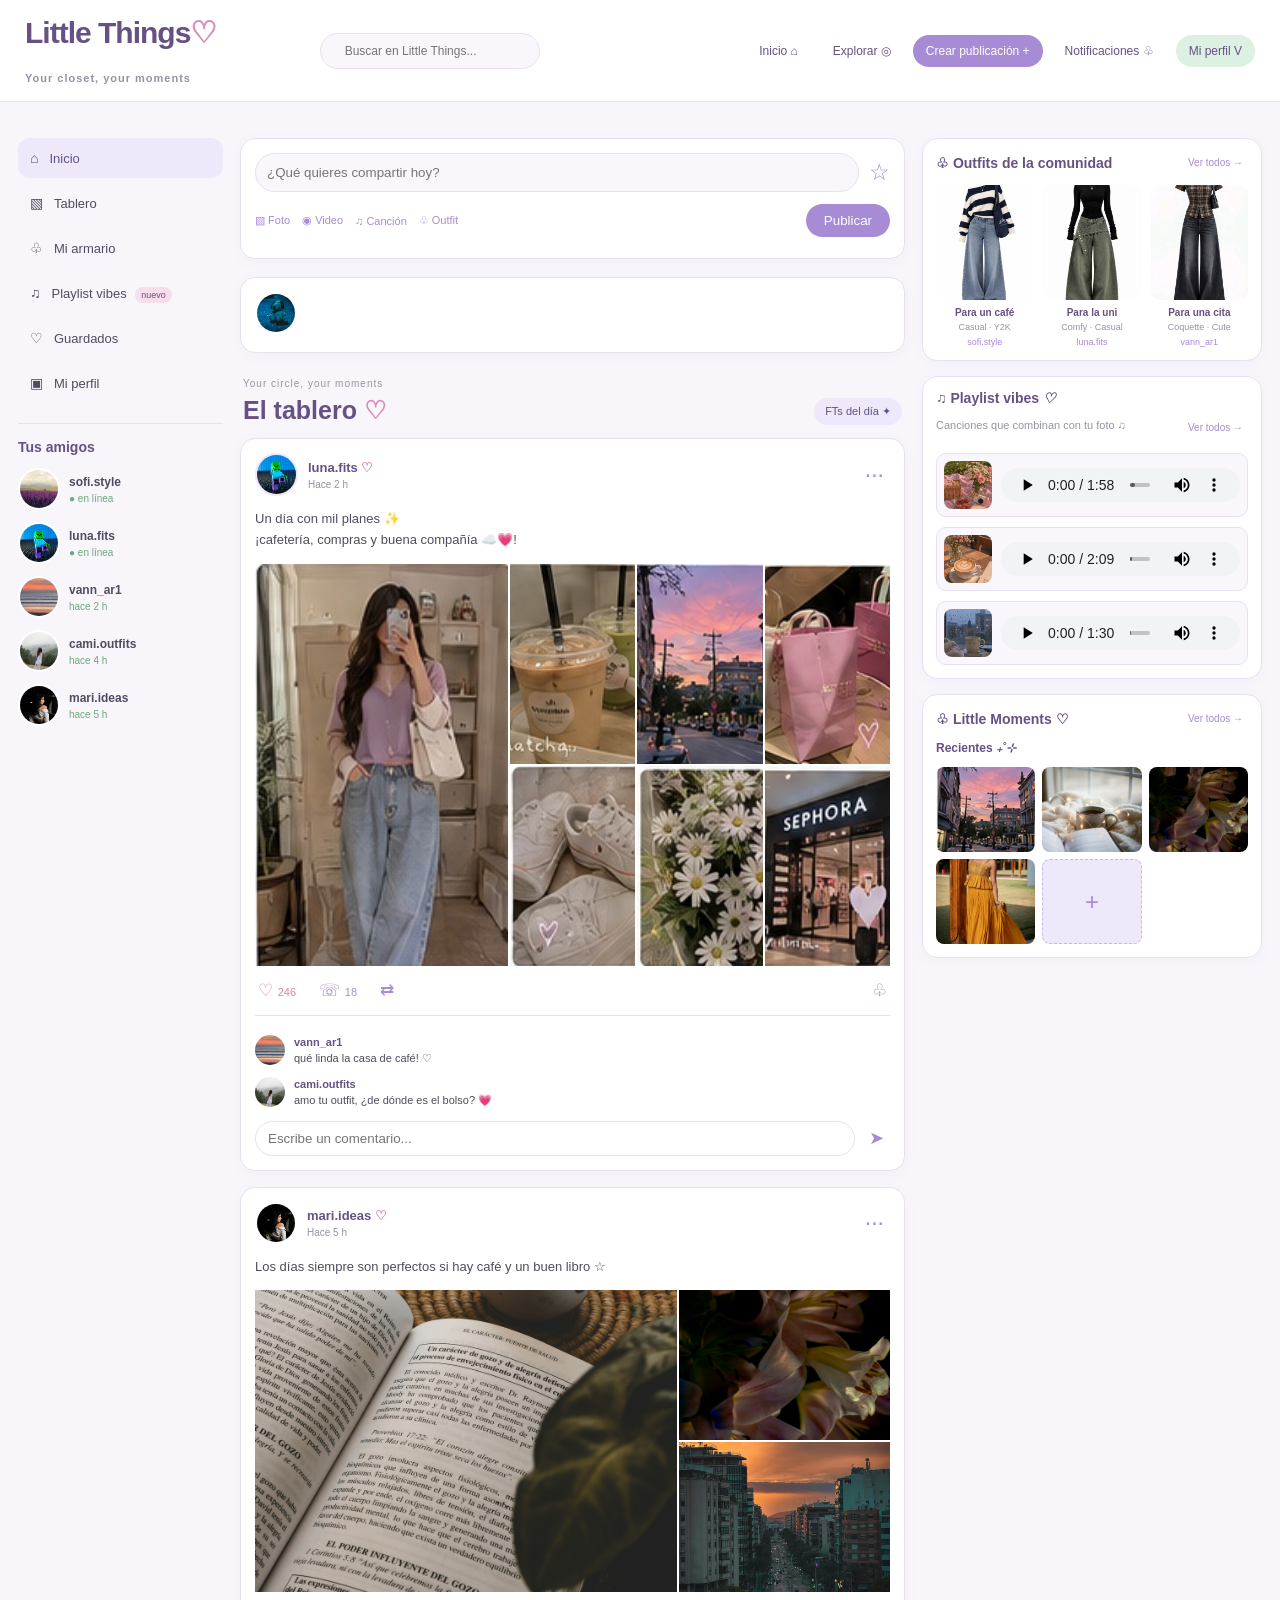
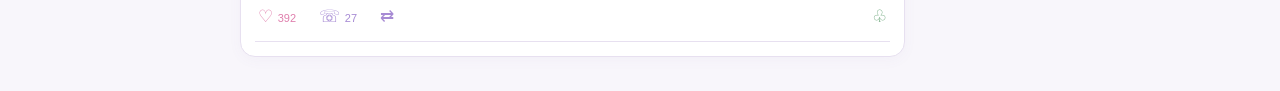
<file: index.html>
<!DOCTYPE html>
<html lang="es">
<head>
    <title>Little Things</title>
    <meta charset="UTF-8">
    <!-- Se conecta el css con el html -->
    <link rel="stylesheet" href="Css/styles.css">
    <!-- Se conecta el js. El defer hace que cargue cuando el html ya existe -->
    <script src="Js/script.js" defer></script>
 </head>
 <body>
   <!-- encabezado de arriba: logo, buscador y botones -->
   <header class="titulo">
       <!-- el logo. Si lo tocan vuelve al inicio (eso lo hace el js) -->
       <a class="marca" href="#" id="inicio">
          <strong>Little Things<span>♡</span></strong>
          <br>
           <b><small>Your closet, your moments</small></b>
       </a>
       <!-- barra de búsqueda. Filtra publicaciones, outfits y canciones mientras escriben -->
       <label class="buscador"><span></span>
             <input type="search" placeholder="Buscar en Little Things...">
           </label>
          <br>
         <!-- botones de arriba a la derecha (Inicio, Explorar, Crear, Notificaciones, Mi perfil) -->
         <div class="acciones-iniciales">
           <button> Inicio ⌂</button>
           <button> Explorar ◎</button>
           <!-- botón para crear una publicación -->
           <button class="agregar" data-focus-publicación> Crear publicación +</button>
           <button>Notificaciones ♧</button>
           <!-- botón que lleva a mi perfil -->
           <button class="botón-perfil">Mi perfil V</button>
         </div>
 </header>
    <br>
     <!-- caja grande que tiene todo: menú de la izquierda, centro, columna derecha y las páginas. Se cierra al final, antes del body -->
     <div class="opciones">
    <!-- Menú lateral -->
    <!-- columna de la izquierda (menú y amigos) -->
    <aside class="sidebar">
      <!-- botones del menú. Cada uno tiene un data-section con el id de la sección a la que va -->
      <nav class="Menú principal">
        <!-- "active" es el botón que está seleccionado -->
        <button class="nav-link active" data-section="Inicio">⌂ <span>Inicio</span></button>
        <button class="nav-link" data-section="Tablero">▧ <span>Tablero</span></button>
        <button class="nav-link" data-section="Mi armario">♧ <span>Mi armario</span></button>
        <button class="nav-link" data-section="Playlist vibes">♫ <span>Playlist vibes <small>nuevo</small></span></button>
        <button class="nav-link" data-section="Guardados">♡ <span>Guardados</span></button>
        <button class="nav-link" data-section="Mi perfil">▣ <span>Mi perfil</span></button>
     </nav>
          <!-- lista de amigos. Si tocan uno se abre su perfil -->
          <section class="amigos">
            <h3>Tus amigos</h3>
            <p>
              <img src="img/perfil S.jpg" width="300px" class="avatar">
              <span>
                <b>sofi.style</b>
                <small>● en línea</small>
              </span>
            </p>
           <p>
            <img src="img/perfil L.jpg" width="300px" class="avatar">
            <span>
              <b>luna.fits</b>
              <small>● en línea</small>
            </span>
          </p>
           <p>
            <img src="img/perfil V.jpg" width="300px" class="avatar">
            <span>
              <b>vann_ar1</b>
              <small>hace 2 h</small>
            </span>
          </p>
           <p>
            <img src="img/perfil C.jpg" width="300px" class="avatar">
            <span>
              <b>cami.outfits</b>
              <small>hace 4 h</small>
            </span>
          </p>
           <p>
            <img src="img/perfil M.jpg" width="300px" class="avatar">
            <span>
              <b>mari.ideas</b>
              <small>hace 5 h</small>
            </span>
          </p>
      </section>
    </aside>

   <!-- el centro de la página, están las publicaciones (el "Inicio") -->
   <main class="feed">
      <!-- cuadro para crear una publicación nueva -->
      <section class="panel publicación" id="crear-publicacion">
         <div class="línea-publicación">
           <!-- Se escribe el texto de la publicación -->
           <input id="texto-publicación" type="text" placeholder="¿Qué quieres compartir hoy?"><span>☆</span></div>
           <!-- Foto, Video, Canción y Outfit; y el botón de publicar -->
           <div class="herramientas-publicación">
             <span>▧ Foto</span>
             <span>◉ Video</span>
             <span>♫ Canción</span>
             <span>♧ Outfit</span>
             <!-- este botón crea la publicación -->
             <button id="botón-publicar">Publicar</button>
            </div>
              <p id="mensaje" class="mensaje-formulario"></p>
      </section>
      <!-- cuadro con mi foto de perfil -->
      <div class="publicación">
          <img src="img/perfil.jpg" width="300px" alt="Perfil" class="avatar">
     </div>
      <!-- título "El tablero" -->
      <div class="título-sección">
         <div>
            <small>Your circle, your moments</small>
           <h1>El tablero <em>♡</em></h1>
         </div>
         <span class="fotos-día">FTs del día ✦</span>
    </div>
      <!-- una publicación completa -->
      <article class="publicación">
        <!-- parte de arriba de la publicación: foto, nombre y hora -->
        <header class="encabezado-publicación">
           <img src="img/perfil L.jpg" width="300px" class="foto-perfil">
            <div><b>luna.fits <em>♡</em></b>
              <small>Hace 2 h</small>
           </div>
           <!-- los tres puntitos (guardar, reportar, ocultar...) -->
           <button class="más-opciones">···</button>
       </header>
        <!-- texto de la publicación -->
        <p class="decripción">Un día con mil planes ✨<br>¡cafetería, compras y buena compañía ☁️💗!</p>
        <!-- Collage de fotos del día -->
     <!-- fotos de la publicación -->
     <div class="fotos">
         <img src="img/01_outfit_espejo.jpg" alt="Foto frente al espejo">
         <img src="img/02_matcha.jpg" alt="Bebida">
         <img src="img/03_calle_atardecer.jpg" alt="atardecer">
         <img src="img/04_bolso_rosa.jpg" alt="bolso rosa">
         <img src="img/05_tenis.jpg" alt="zapatos">
         <img src="img/06_flores.jpg" alt="flores">
         <img src="img/07_sephora.jpg" alt="tienda de maquillaje">
        </div>
        <!-- botones de abajo: like, comentarios, compartir y guardar -->
        <div class="interacción">
          <!-- botón de like. El número es el contador -->
          <button class="like">♡ <b>246</b></button>
          <button>☏ <b>18</b></button>
          <button>⇄</button>
          <!-- guardar la publicación (sale en la sección Guardados) -->
          <button class="favoritos">♧</button>
        </div>
         <!-- comentarios de la publicación y el cuadro para escribir uno nuevo -->
         <div class="comentarios">
          <p>
            <img src="img/perfil V.jpg" width="100px" class="avatar-pequeño">
            <span>
              <b>vann_ar1</b>
              <br>qué linda la casa de café! ♡
            </span>
          </p>
          <p>
            <img src="img/perfil C.jpg" width="100px" class="avatar-pequeño">
            <span>
              <b>cami.outfits</b>
              <br>amo tu outfit, ¿de dónde es el bolso? 💗
            </span>
          </p>
          <!-- formulario para comentar -->
          <form>
            <input placeholder="Escribe un comentario..." >
            <button>➤</button>
          </form>
        </div>
      </article>
       <!-- publicación de mari.ideas -->
       <article class="panel-publicación">
        <header class="encabezado-publicacion">
          <img src="img/perfil M.jpg" width="300px" class="avatar">
          <div>
            <b>mari.ideas <em>♡</em></b>
            <small>Hace 5 h</small>
          </div>
          <button class="más-opciones">···</button>
        </header>
        <p class="decripción">Los días siempre son perfectos si hay café y un buen libro ☆</p>
        <!-- 3 fotos de la publicación -->
        <div class="momentos">
          <img src="img/lectura.jpg" width="300px" height="300px" alt="Café y libro">
          <img src="img/lirios.jpg" width="300px" height="300px" alt="Flores">
          <img src="img/edificios_atardecer.jpg" width="300px" height="300px" alt="Atardecer">
        </div>
        <div class="publicación-acciones">
          <button class="like">♡ <b>392</b></button>
          <button>☏ <b>27</b></button>
          <button>⇄</button><button class="favoritos">♧</button>
        </div>
            </article>
    </main>
    <!-- columna de la derecha: outfits, playlist y momentos. Solo se ve en el Inicio -->
    <aside class="parte-derecha">
      <!-- panel de outfits de la comunidad -->
      <section class="tablero-derecho">
        <div class="título-tablero">
          <h2>♧ Outfits de la comunidad</h2>
          <!-- al tocarlo se muestran todos los outfits (si no, solo 3) -->
          <button class="botón de texto" data-section="Mi armario">Ver todos →</button>
        </div>
        <!-- aquí están todos los outfits -->
        <div class="outfits">
          <article>
            <img src="img/outfit café.jpg" width="300px" alt="Outfit para un café">
            <b>Para un café</b>
            <small>Casual · Y2K</small>
            <label>sofi.style</label>
          </article>
          <article>
            <img src="img/outifit uni.jpg" width="300px" alt="Outfit cómodo">
            <b>Para la uni</b>
            <small>Comfy · Casual</small>
            <label>luna.fits</label>
          </article>
          <article>
            <img src="img/outfit cita.jpg" width="300px" alt="Outfit coqueto">
            <b>Para una cita</b>
            <small>Coquette · Cute</small>
            <label>vann_ar1</label>
          </article>
          <article>
            <img src="img/outfit de noche.jpg" width="300px" alt="Outfit de noche">
            <b>Para la noche</b>
            <small>Edgy · Chic</small>
            <label>cami.outfits</label>
          </article>
            <article>
            <img src="img/outfit festival.jpg" width="300px" alt="Outfit casual">
            <b>Para un festival</b>
            <small>Y2K</small>
            <label>sofi.style</label>
          </article>
          <article>
          <img src="img/outfit museo.jpg" width="300px" alt="Outfit cómodo">
            <b>Para el museo</b>
            <small>Chic · Casual</small>
            <label>luna.fits</label>
          </article>
           <article>
            <img src="img/outfit formal.jpg" width="300px" alt="Outfit formal">
            <b>Para el trabajo</b>
            <small>old money · Formal</small>
            <label>vann_ar1</label>
          </article>
          <article>
            <img src="img/outfit playa.jpg" width="300px" alt="Outfit de playa">
            <b>Para la playa</b>
            <small> Comfy</small>
            <label>cami.outfits</label>
          </article>
          <article>
            <img src="img/outfit casual.jpg" width="300px" alt="Outfit para el cine">
            <b>Para el cine</b>
            <small>Y2K · Casual</small>
            <label>cami.outfits</label>
          </article>
        </div>
      </section>
      <!-- panel de la playlist -->
      <section class="tablero-derecho">
        <div class="título-tablero">
          <h2>♫ Playlist vibes <em>♡</em></h2>
         <p class="descripción">Canciones que combinan con tu foto ♫</p>
          <!-- al tocarlo se muestran todas las canciones (si no, solo 3) -->
          <button class="botón de texto" data-section="Playlist vibes">Ver todos →</button>
       </div>
        <!-- lista de canciones. Cada canción tiene su portada y su reproductor -->
        <div class="canciones">
        <div class="canción">
          <img src="img/happy-chill.jpg">
            <!-- reproductor de la canción. El "loop" la repite -->
            <audio controls loop>
              <source src="audios/delosound-happy-chill-462277.mp3" type="audio/mpeg">
            </audio>
       </div>
         <div class="canción">
          <img src="img/coffee-latte.jpg">
            <audio controls loop>
              <source src="audios/fassounds-coffee-latte-chill-lofi-background-music-349335.mp3" type="audio/mpeg">
            </audio>
       </div>
          <div class="canción">
            <img src="img/frozen-monsoon.jpg">
            <audio controls loop>
              <source src="audios/Frozen Monsoon - Kaino.mp3" type="audio/mpeg">
            </audio>
       </div>
          <div class="canción">
            <img src="img/hidden-lantern.jpg">
            <audio controls loop>
              <source src="audios/Hidden Lantern - Kaino.mp3" type="audio/mpeg">
            </audio>
       </div>
          <div class="canción">
            <img src="img/hitslab-lofi.jpg">
            <audio controls loop>
              <source src="audios/hitslab-lofi-chill-background-music-313055.mp3" type="audio/mpeg">
            </audio>
       </div>
          <div class="canción">
            <img src="img/eona.jpg">
            <audio controls loop>
              <source src="audios/rockot-eona-emotional-ambient-pop-351436.mp3" type="audio/mpeg">
            </audio>
       </div>
        </div>
        <div class="canción">
          <img src="img/warm-breeze.jpg">
            <audio controls loop>
              <source src="audios/snoozybeats-warm-breeze-lofi-music-chill-lofi-344259.mp3" type="audio/mpeg">
            </audio>
       </div>
       <div class="canción">
        <img src="img/chill-lofi.jpg">
            <audio controls loop>
              <source src="audios/tunetank-chill-lofi-music-409356.mp3" type="audio/mpeg">
            </audio>
       </div>
     </section>
       <!-- panel de Little Moments -->
       <section class="tablero-derecho">
        <div class="título-tablero">
          <h2>♧ Little Moments ♡</h2>
          <button class="botón de texto" data-section="Little Moments">Ver todos →</button>
        </div>
        <h3>Recientes <em>₊˚⊹</em></h3>
        <div class="momentos">
          <img src="img/03_calle_atardecer.jpg" width="300px" alt="Atardecer">
          <img src="img/café_libro.jpg" width="500px" alt="bebida y un libro">
          <img src="img/lirios.jpg" width="300px" alt="Flores">
          <img src="img/foto boda.jpg" width="300px" alt="Outfit">
          <!-- botón + para subir una foto a Little Moments -->
          <button id="agregar-momento">+</button>
        </div>
            </section>
    </aside>
<!-- página Tablero -->
<section id="Tablero" class="página">
        <h3>¡Tableros Recientes!</h3>
         <article class="publicación">
        <header class="encabezado-publicación">
           <img src="img/perfil L.jpg" width="300px" class="foto-perfil"> 
            <div><b>luna.fits <em>♡</em></b>
              <small>Hace 2 h</small>
           </div>
           <button class="más-opciones">···</button>
       </header>
        <p class="decripción">Un día con mil planes ✨<br>¡cafetería, compras y buena compañía ☁️💗!</p>
        <!-- Collage de fotos del día -->
     <div class="fotos">
         <img src="img/01_outfit_espejo.jpg" alt="Foto frente al espejo">
         <img src="img/02_matcha.jpg" alt="Bebida">
         <img src="img/03_calle_atardecer.jpg" alt="atardecer">
         <img src="img/04_bolso_rosa.jpg" alt="bolso rosa">
         <img src="img/05_tenis.jpg" alt="zapatos">
         <img src="img/06_flores.jpg" alt="flores">
         <img src="img/07_sephora.jpg" alt="tienda de maquillaje">
        </div>
        <div class="interacción">
          <button class="like">♡ <b>246</b></button>
          <button>☏ <b>18</b></button>
          <button>⇄</button>
          <button class="favoritos">♧</button>
        </div>
         <div class="comentarios">
          <p>
            <img src="img/perfil V.jpg" width="100px" class="avatar-pequeño">
            <span>
              <b>vann_ar1</b>
              <br>qué linda la casa de café! ♡
            </span>
          </p>
          <p>
            <img src="img/perfil C.jpg" width="100px" class="avatar-pequeño">
            <span>
              <b>cami.outfits</b>
              <br>amo tu outfit, ¿de dónde es el bolso? 💗
            </span>
          </p>
          <form>
            <input placeholder="Escribe un comentario..." >
            <button>➤</button>
          </form>
        </div>
      </article>
       <article class="panel-publicación">
        <header class="encabezado-publicacion">
          <img src="img/perfil M.jpg" width="300px" class="avatar">
           <div>
            <b>mari.ideas <em>♡</em></b>
            <small>Hace 5 h</small>
          </div>
          <button class="más-opciones">···</button>
        </header>
        <p class="decripción">Los días siempre son perfectos si hay café y un buen libro ☆</p>
        <div class="momentos">
          <img src="img/lectura.jpg" width="300px" height="300px" alt="Café y libro">
          <img src="img/lirios.jpg" width="300px" height="300px" alt="Flores">
          <img src="img/edificios_atardecer.jpg" width="300px" height="300px" alt="Atardecer">
        </div>
        <div class="publicación-acciones">
          <button class="like">♡ <b>392</b></button>
          <button>☏ <b>27</b></button>
          <button>⇄</button><button class="favoritos">♧</button>
        </div>
      </article>
      </section>
      <!-- página Mi armario con las prendas que "he compartido" -->
      <section id="Mi armario" class="página">
        <h3>Prendas que has compartido!</h3>
        <img src="img/camisa cuadros.jpg" width="300px" height="300px" alt="Camisa de cuadros">
        <img src="img/sueter tejido.jpg" width="300px" height="300px" alt="Sueter tejido">
        <img src="img/fada rosa.jpg" width="300px" height="300px" alt="Falda rosa">
        <img src="img/pantalon rojo.jpg" width="300px" height="300px" alt="Pantalón rojo">
        <img src="img/camisa celeste.jpg" width="300px" height="300px" alt="Camisa celeste">
        <img src="img/poncho.jpg" width="300px" height="300px" alt="poncho">
      </section>
      <!-- página Playlist vibes con todas las canciones -->
      <section id="Playlist vibes" class="página">
        <h3>¡Canciones que te han recomendado!</h3>
        <div class="título-tablero">
          <h3>♫ Playlist vibes <em>♡</em></h3>
          <button class="botón de texto" data-section="Playlist vibes">Ver todos →</button>
        </div>
        <div class="canciones">
        <div class="canción">
          <img src="img/happy-chill.jpg">
            <audio controls loop>
              <source src="audios/delosound-happy-chill-462277.mp3" type="audio/mpeg">
            </audio>
       </div>
         <div class="canción">
          <img src="img/coffee-latte.jpg">
            <audio controls loop>
              <source src="audios/fassounds-coffee-latte-chill-lofi-background-music-349335.mp3" type="audio/mpeg">
            </audio>
       </div>
          <div class="canción">
            <img src="img/frozen-monsoon.jpg">
            <audio controls loop>
              <source src="audios/Frozen Monsoon - Kaino.mp3" type="audio/mpeg">
            </audio>
       </div>
          <div class="canción">
            <img src="img/hidden-lantern.jpg">
            <audio controls loop>
              <source src="audios/Hidden Lantern - Kaino.mp3" type="audio/mpeg">
            </audio>
       </div>
          <div class="canción">
            <img src="img/hitslab-lofi.jpg">
            <audio controls loop>
              <source src="audios/hitslab-lofi-chill-background-music-313055.mp3" type="audio/mpeg">
            </audio>
       </div>
          <div class="canción">
            <img src="img/eona.jpg">
            <audio controls loop>
              <source src="audios/rockot-eona-emotional-ambient-pop-351436.mp3" type="audio/mpeg">
            </audio>
       </div>
        </div>
        <div class="canción">
          <img src="img/warm-breeze.jpg">
            <audio controls loop>
              <source src="audios/snoozybeats-warm-breeze-lofi-music-chill-lofi-344259.mp3" type="audio/mpeg">
            </audio>
       </div>
       <div class="canción">
        <img src="img/chill-lofi.jpg">
            <audio controls loop>
              <source src="audios/tunetank-chill-lofi-music-409356.mp3" type="audio/mpeg">
            </audio>
       </div>
     </section>
     <!-- página de mi perfil -->
     <section id="Mi perfil" class="página">
    <div class="encabezado-perfil">
        <div class="foto-perfil">
            <img src="img/perfil.jpg" width="300px" alt="Foto de perfil">
        </div>
        <div class="información-perfil">
            <h2>Valen</h2>
            <p class="usuario">@16.va_l</p>
            <p class="descripción-perfil"> Fashion lover ♡ <br>
                Live every day, like it's the last one. <em> ♡ </em></p>
            <div class="estadísticas-perfil">
                <p><strong>24</strong> publicaciones</p>
                <p><strong>640</strong> seguidores</p>
                <p><strong>120</strong> seguidos</p>
            </div>
            <button class="botón-editar">Editar perfil</button>
        </div>
    </div>
    <!-- mis estilos favoritos -->
    <section class="mi-estilo">
        <h3>Mi estilo ♡</h3>
        <p> un día a la vez ₊˚⊹</p>
        <div class="estilos-favoritos">
            <span>Casual</span>
            <span>Grunge</span>
            <span>Streetwear</span>
        </div>
    </section>
    <section class="mis-publicaciones">
        <h3>Publicaciones Destacadas<em>₊˚⊹</em></h3>
        <!-- mis publicaciones destacadas en cuadrícula -->
        <div class="cuadricula-publicaciones">
            <img src="img/outfit 1.jpg" width="300px" height="500px" alt="Mi outfit del día">
            <img src="img/edificios_atardecer.jpg" width="300px" height="500px" alt="Un momento especial">
            <img src="img/outfit 4.jpg" width="300px" height="500px" alt="Mi look favorito">
        </div>
    </section>
    <section class="mis-outfits">
        <h3>Outfits ₊˚⊹</h3>
        <!-- mis outfits en cuadrícula -->
        <div class="cuadricula-outfits">
            <img src="img/outfit 3.jpg" width="300px" height="500px" alt="Primer outfit">
            <img src="img/outfit 2.jpg" width="300px" height="500px" alt="Segundo outfit">
            <img src="img/outfit 5.jpg" width="300px" height="500px" alt="Tercer outfit">
        </div>
    </section>
     </section>
     <!-- perfil de Sofi -->
     <section id="perfil-amigo" class="página">
    <div class="encabezado-perfil">
        <img id="foto-amigo" src="img/perfil S.jpg" width="300px" alt="Foto de perfil del amigo">
        <div class="información-perfil">
            <h2 id="nombre-amigo">Sofi</h2>
            <p id="usuario-amigo">@sofi.style</p>
            <p id="descripción-amigo">
                just a little bit of everything ♡
            </p>
            <div class="estadísticas-perfil">
                <p><strong id="publicaciones-amigo">12</strong> publicaciones</p>
                <p><strong id="seguidores-amigo">85</strong> seguidores</p>
            </div>
        </div>
    </div>
    <section class="mis-publicaciones">
        <h3>Publicaciones Destacadas <em>₊˚⊹</em></h3>
        <div class="cuadricula-publicaciones" id="fotos-amigo">
            <img src="img/publicación S-1.jpg" width="300px" alt="Publicación de Sofi">
            <img src="img/publicación S.jpg" width="300px" alt="Publicación de Sofi">
            <img src="img/publicación S-2.jpg" width="300px" alt="Publicación de Sofi">
        </div>
    </section>
</section>
 <!-- perfil de Vane -->
 <section id="perfil-amigo" class="página">
    <div class="encabezado-perfil">
        <img id="foto-amigo" src="img/perfil V.jpg" width="300px" alt="Foto de perfil del amigo">
        <div class="información-perfil">
            <h2 id="nombre-amigo">Vane</h2>
            <p id="usuario-amigo">@vann_ar1</p>
            <p id="descripción-amigo">
                coleccionando momentos  ♡
            </p>
            <div class="estadísticas-perfil">
                <p><strong id="publicaciones-amigo">3</strong> publicaciones</p>
                <p><strong id="seguidores-amigo">150</strong> seguidores</p>
            </div>
        </div>
    </div>
    <section class="mis-publicaciones">
        <h3>Publicaciones Destacadas</h3>
        <div class="cuadricula-publicaciones" id="fotos-amigo">
            <img src="img/publicación V-1.jpg" width="300px" alt="Publicación de Sofi">
            <img src="img/publicación V.jpg" width="300px" alt="Publicación de Sofi">
            <img src="img/publicación V-2.jpg" width="300px" alt="Publicación de Sofi">
        </div>
    </section>
</section>
 <!-- perfil de Lu (luna.fits) -->
 <section id="perfil-amigo" class="página">
    <div class="encabezado-perfil">
        <img id="foto-amigo" src="img/perfil L.jpg" width="300px" alt="Foto de perfil del amigo">
        <div class="información-perfil">
            <h2 id="nombre-amigo">Lu<em> ♡</em></h2>
            <p id="usuario-amigo">@luna.fits</p>
            <p id="descripción-amigo">
                not really sure what I'm doing here :p
            </p>
            <div class="estadísticas-perfil">
                <p><strong id="publicaciones-amigo">6</strong> publicaciones</p>
                <p><strong id="seguidores-amigo">622</strong> seguidores</p>
            </div>
        </div>
    </div>
    <section class="mis-publicaciones">
        <h3>Publicaciones Destacadas <em>₊˚⊹</em></h3>
        <div class="cuadricula-publicaciones" id="fotos-amigo">
            <img src="img/publicación L-1.jpg" width="300px" alt="Publicación de Sofi">
            <img src="img/publicación L.jpg" width="300px" alt="Publicación de Sofi">
            <img src="img/publicación L-2.jpg" width="300px" alt="Publicación de Sofi">
        </div>
    </section>
</section>
<!-- perfil de Marilu (mari.ideas) -->
<section id="perfil-amigo" class="página">
    <div class="encabezado-perfil">
        <img id="foto-amigo" src="img/perfil M.jpg" width="300px" alt="Foto de perfil del amigo">
        <div class="información-perfil">
            <h2 id="nombre-amigo">Marilu</h2>
            <p id="usuario-amigo">@mari.ideas</p>
            <p id="descripción-amigo">
               less perfection, more memories ˚₊‧
            </p>
            <div class="estadísticas-perfil">
                <p><strong id="publicaciones-amigo">17</strong> publicaciones</p>
                <p><strong id="seguidores-amigo">471</strong> seguidores</p>
            </div>
        </div>
    </div>
    <section class="mis-publicaciones">
        <h3>Publicaciones Destacadas <em>₊˚⊹</em></h3>
        <div class="cuadricula-publicaciones" id="fotos-amigo">
            <img src="img/publicación M.jpg" width="300px" alt="Publicación de Sofi">
            <img src="img/publicación M-1.jpg" width="300px" alt="Publicación de Sofi">
            <img src="img/publicación M-2.jpg" width="300px" alt="Publicación de Sofi">
        </div>
    </section>
</section>
<!-- perfil de Cam -->
<section id="perfil-amigo" class="página">
    <div class="encabezado-perfil">
        <img id="foto-amigo" src="img/perfil C.jpg" width="300px" alt="Foto de perfil del amigo">
        <div class="información-perfil">
            <h2 id="nombre-amigo">Cam</h2>
            <p id="usuario-amigo">@cami_kpt</p>
            <p id="descripción-amigo">
                tomando fotitos de todo ₊˚⊹
            </p>
            <div class="estadísticas-perfil">
                <p><strong id="publicaciones-amigo">23</strong> publicaciones</p>
                <p><strong id="seguidores-amigo">244</strong> seguidores</p>
            </div>
        </div>
    </div>
    <section class="mis-publicaciones">
        <h3>Publicaciones Destacadas <em>₊˚⊹</em></h3>
        <div class="cuadricula-publicaciones" id="fotos-amigo">
            <img src="img/publicación C-1.jpg" width="300px" alt="Publicación de Sofi">
            <img src="img/publicación C-2.jpg" width="300px" alt="Publicación de Sofi">
            <img src="img/publicación C.jpg" width="300px" alt="Publicación de Sofi">
        </div>
    </section>
</section>
<!-- aquí se cierra la caja .opciones -->
</div>
</body>
</html>
</file>
<file: Css/styles.css>
/* Se guardan los colores en variables para usarlos con var(--nombre) */
:root {
    --purple: #A78BD4;
    --dark: #655184;
    --lavender: #EEE8FA;
    --mint: #DDF1E2;
    --pink: #F8DDEB;
    --pale: #F9F7FC;
    --white: #FFFFFF;
    --text: #514B60;
    --muted: #9991A5;
    --border: #E7E0F0;
}
/* border-box hace que el padding y el borde no agranden las cajas */
* {
    box-sizing: border-box;
}
/* fondo y letra de toda la página */
body {
    margin: 0;
    padding: 0;
    background: #F8F6FB;
    color: var(--text);
    font-family: Arial, sans-serif;
}
/* que ninguna imagen se pase del ancho de su caja */
img {
    max-width: 100%;
}
/* El cursor al pasar por los botones y que usen la misma letra de la página */
button {
    cursor: pointer;
    font-family: inherit;
}
/* encabezado de arriba. Flex para poner todo en fila */
.titulo {
    display: flex;
    align-items: center;
    justify-content: space-between;
    flex-wrap: wrap;
    gap: 15px;
    padding: 15px 25px;
    background: var(--white);
    border-bottom: 1px solid var(--border);
}
/* el logo, uno encima del otro (column) y sin la raya del link */
.marca {
    display: flex;
    flex-direction: column;
    text-decoration: none;
    color: var(--dark);
    min-width: 180px;
}
.marca strong {
    font-size: 30px;
    letter-spacing: -1px;
}
.marca strong span {
    color: #D98DB8;
}
.marca small {
    font-size: 11px;
    color: var(--muted);
    letter-spacing: 1px;
}
/* barra de búsqueda con forma de pastilla */
.buscador {
    display: flex;
    align-items: center;
    gap: 8px;
    padding: 9px 14px;
    border: 1px solid var(--border);
    border-radius: 22px;
    background: var(--pale);
    min-width: 220px;
}
.buscador span {
    font-size: 18px;
    color: var(--purple);
}
.buscador input {
    width: 100%;
    border: 0;
    outline: 0;
    background: transparent;
    color: var(--text);
    font-size: 12px;
}
/* botones de arriba en fila */
.acciones-iniciales {
    display: flex;
    align-items: center;
    flex-wrap: wrap;
    gap: 9px;
}
.acciones-iniciales button {
    padding: 9px 13px;
    border: 0;
    border-radius: 18px;
    background: transparent;
    color: var(--dark);
    font-size: 12px;
}
.acciones-iniciales button:hover {
    background: var(--lavender);
}
/* el botón de crear publicación va morado */
.acciones-iniciales .agregar {
    background: var(--purple);
    color: white;
}
.acciones-iniciales .agregar:hover {
    background: var(--dark);
}
.acciones-iniciales .botón-perfil {
    background: var(--mint);
    color: var(--dark);
}
/* grid de 3 columnas: menú (205px) y derecha (340px) */
.opciones {
    display: grid;
    grid-template-columns: 205px minmax(0, 1fr) 340px;
    gap: 17px;
    max-width: 1600px;
    margin: auto;
    padding: 18px;
    align-items: start;
}
/* sticky: el menú se queda pegado arriba cuando bajo la página */
.sidebar {
    position: sticky;
    top: 18px;
    min-width: 0;
}
/* son dos clases pegadas (Menú y principal), por eso el punto en medio */
.Menú.principal {
    display: flex;
    flex-direction: column;
    gap: 5px;
}
/* cada botón del menú de la izquierda */
.nav-link {
    display: flex;
    align-items: center;
    gap: 11px;
    width: 100%;
    padding: 12px;
    border: 0;
    border-radius: 12px;
    background: transparent;
    color: var(--text);
    text-align: left;
    font-size: 14px;
}
.nav-link span {
    font-size: 13px;
}
.nav-link small {
    margin-left: 5px;
    padding: 3px 6px;
    border-radius: 10px;
    background: var(--pink);
    color: var(--dark);
    font-size: 9px;
}
/* el botón del menú se pinta cuando le pasan el mouse o es el seleccionado */
.nav-link:hover, .nav-link.active {
    background: var(--lavender);
    color: var(--dark);
}
/* lista de amigos con una rayita arriba */
.amigos {
    margin-top: 20px;
    padding-top: 15px;
    border-top: 1px solid var(--border);
}
.amigos h3 {
    margin: 0 0 13px;
    color: var(--dark);
    font-size: 14px;
}
.amigos p {
    display: flex;
    align-items: center;
    gap: 9px;
    margin: 12px 0;
}
.amigos p span {
    display: flex;
    flex-direction: column;
    gap: 4px;
}
.amigos b {
    font-size: 12px;
}
.amigos small {
    color: #6DA77C;
    font-size: 10px;
}
/* fotos de perfil redondas (50% = círculo) */
.avatar {
    width: 42px;
    height: 42px;
    min-width: 42px;
    object-fit: cover;
    border-radius: 50%;
    border: 2px solid white;
}
.feed {
    min-width: 0;
}
/* todas las "tarjetas": fondo blanco, borde y esquinas redondas */
.panel, .publicación, .panel-publicación, .tablero-derecho {
    background: var(--white);
    border: 1px solid var(--border);
    border-radius: 15px;
    box-shadow: 0 3px 14px #6e57a40b;
}
/* cuadro de crear publicación */
#crear-publicacion {
    padding: 14px;
    margin-bottom: 18px;
}
.línea-publicación {
    display: flex;
    align-items: center;
    gap: 10px;
}
.línea-publicación input {
    flex: 1;
    min-width: 0;
    padding: 11px;
    border: 1px solid var(--border);
    border-radius: 20px;
    outline: none;
    background: var(--pale);
    color: var(--text);
}
.línea-publicación span {
    color: var(--purple);
    font-size: 23px;
}
/* Foto, Video, Canción y Outfit en fila */
.herramientas-publicación {
    display: flex;
    align-items: center;
    flex-wrap: wrap;
    gap: 12px;
    margin-top: 12px;
    color: var(--purple);
    font-size: 11px;
}
#botón-publicar {
    margin-left: auto;
    padding: 9px 18px;
    border: 0;
    border-radius: 20px;
    background: var(--purple);
    color: white;
}
#botón-publicar:hover {
    background: var(--dark);
}
.mensaje-formulario {
    margin: 7px 0 0;
    color: var(--dark);
    font-size: 12px;
}
/* título "El tablero" con el botoncito de "FTs del día" a la derecha */
.título-sección {
    display: flex;
    align-items: end;
    justify-content: space-between;
    gap: 10px;
    margin: 20px 3px 13px;
}
.título-sección small {
    color: var(--muted);
    font-size: 10px;
    letter-spacing: 1px;
}
.título-sección h1 {
    margin: 5px 0 0;
    color: var(--dark);
    font-size: 25px;
}
.título-sección em {
    color: #D98DB8;
    font-style: normal;
}
.fotos-día {
    padding: 7px 11px;
    border-radius: 18px;
    background: var(--lavender);
    color: var(--dark);
    font-size: 11px;
}
.publicación, .panel-publicación {
    padding: 14px;
    margin-bottom: 16px;
}
.encabezado-publicación, .encabezado-publicacion {
    display: flex;
    align-items: center;
    gap: 10px;
}
/* foto de perfil pequeña de cada publicación */
.foto-perfil {
    width: 43px;
    height: 43px;
    min-width: 43px;
    object-fit: cover;
    border-radius: 50%;
    border: 2px solid var(--lavender);
}
.encabezado-publicación div, .encabezado-publicacion div {
    flex: 1;
    min-width: 0;
}
.encabezado-publicación b, .encabezado-publicación small, .encabezado-publicacion b, .encabezado-publicacion small {
    display: block;
}
.encabezado-publicación b, .encabezado-publicacion b {
    color: var(--dark);
    font-size: 13px;
}
.encabezado-publicación em, .encabezado-publicacion em {
    color: #D98DB8;
    font-style: normal;
}
.encabezado-publicación small, .encabezado-publicacion small {
    margin-top: 4px;
    color: var(--muted);
    font-size: 10px;
}
/* los tres puntitos sin fondo ni borde */
.más-opciones {
    border: 0;
    background: transparent;
    color: var(--purple);
    font-size: 23px;
}
/* texto de la publicación */
.decripción {
    margin: 13px 0;
    color: var(--text);
    font-size: 13px;
    line-height: 1.6;
}
/* cuadrícula de fotos: 5 columnas y filas de 200px */
.fotos {
  display: grid;
  grid-template-columns: repeat(5, minmax(0, 1fr));
  grid-template-rows: none;
  grid-auto-rows: 200px;   
  gap: 2px;   
}
/* lo que se pase de la cuadrícula se corta */
.fotos {
  overflow: hidden;  
}
/* cada foto llena toda su celda (object-fit:cover la recorta sin estirarla) */
.fotos img {
  display: block;
  width: 100%;        
  height: 100%;
  min-height: 0;
  object-fit: cover;  
  border-radius: 0;   
}
/* la primera foto es la grande: ocupa 2 columnas y 2 filas */
.fotos > img:first-child {
  grid-column: span 2;
  grid-row: span 2;
  object-position: center top;  
}
/* si la publicación tiene una sola foto, que use todo el ancho */
.fotos:has(> :only-child) {
  grid-template-columns: 1fr;
  grid-auto-rows: 380px;
}
/* la foto o el video solito llena la celda completa */
.fotos > img:only-child, .fotos > video:only-child {
  grid-column: auto;
  grid-row: auto;
  width: 100%;
  height: 100%;
  object-fit: cover;
}
/* fila de abajo con like, comentarios, compartir y guardar */
.interacción, .publicación-acciones {
    display: flex;
    align-items: center;
    gap: 17px;
    padding: 11px 0;
    border-bottom: 1px solid var(--border);
}
.interacción button, .publicación-acciones button {
    padding: 3px;
    border: 0;
    background: transparent;
    color: var(--purple);
    font-size: 17px;
}
.interacción b, .publicación-acciones b {
    font-size: 11px;
    font-weight: normal;
}
.like {
    color: #DF7EAC !important;
}
.favoritos {
    margin-left: auto;
    color: #6DA77C !important;
}
/* zona de comentarios */
.comentarios {
    padding-top: 9px;
}
.comentarios p {
    display: flex;
    align-items: center;
    gap: 9px;
    margin: 9px 0;
    font-size: 11px;
    line-height: 1.5;
}
/* foto pequeña al lado de cada comentario */
.avatar-pequeño {
    width: 30px;
    height: 30px;
    min-width: 30px;
    object-fit: cover;
    border-radius: 50%;
}
.comentarios b {
    color: var(--dark);
}
.comentarios form {
    display: flex;
    gap: 8px;
    margin-top: 12px;
}
.comentarios input {
    flex: 1;
    min-width: 0;
    padding: 9px 12px;
    border: 1px solid var(--border);
    border-radius: 18px;
    outline: none;
}
.comentarios form button {
    border: 0;
    background: transparent;
    color: var(--purple);
    font-size: 18px;
}
/* columna de la derecha: los paneles uno debajo del otro */
.parte-derecha {
    display: flex;
    flex-direction: column;
    gap: 15px;
    min-width: 0;
}
.tablero-derecho {
    padding: 13px;
    min-width: 0;
}
/* título de cada panel y su botón "Ver todos" en la misma fila */
.título-tablero {
    display: flex;
    align-items: center;
    justify-content: space-between;
    flex-wrap: wrap;
    gap: 8px;
    margin-bottom: 12px;
}
.título-tablero h2 {
    margin: 0;
    color: var(--dark);
    font-size: 14px;
}
/* son 3 clases pegadas (botón, de, texto), por eso los puntos y sin espacios */
.botón.de.texto {
    padding: 5px;
    border: 0;
    background: transparent;
    color: var(--purple);
    font-size: 10px;
}
.botón.de.texto:hover {
    text-decoration: underline;
}
/* outfits en cuadrícula de 3 columnas */
.outfits {
    display: grid;
    grid-template-columns: repeat(3, minmax(0, 1fr));
    gap: 10px;
}
.outfits article {
    min-width: 0;
    text-align: center;
}
/* object-fit:cover recorta la foto para que llene el espacio sin estirarse */
.outfits img {
    display: block;
    width: 100%;
    height: 115px;
    object-fit: cover;
    border-radius: 9px;
}
.outfits b, .outfits small, .outfits label {
    display: block;
    overflow: hidden;
    text-overflow: ellipsis;
    white-space: nowrap;
}
.outfits b {
    margin-top: 7px;
    color: var(--dark);
    font-size: 10px;
}
.outfits small {
    margin-top: 4px;
    color: var(--muted);
    font-size: 9px;
}
.outfits label {
    margin-top: 5px;
    color: var(--purple);
    font-size: 9px;
}
.descripción {
    margin: 5px 0 10px;
    color: var(--muted);
    font-size: 11px;
}
/* canciones una debajo de otra */
.canciones {
    display: flex;
    flex-direction: column;
    gap: 10px;
}
/* cada canción: portada a la izquierda y reproductor al lado */
.canción {
    display: flex;
    align-items: center;
    gap: 9px;
    padding: 7px;
    border: 1px solid var(--border);
    border-radius: 10px;
    background: var(--pale);
}
.canción img {
    width: 48px;
    height: 48px;
    min-width: 48px;
    object-fit: cover;
    border-radius: 8px;
}
.canción audio {
    width: 100%;
    min-width: 0;
    height: 34px;
}
.tablero-derecho h3 {
    color: var(--dark);
    font-size: 12px;
}
/* fotos de Little Moments en 3 columnas */
.momentos {
    display: grid;
    grid-template-columns: repeat(3, minmax(0, 1fr));
    gap: 7px;
}
.momentos img {
    display: block;
    width: 100%;
    height: 85px;
    object-fit: cover;
    border-radius: 8px;
}
/* botón + con borde de rayitas */
#agregar-momento {
    min-height: 85px;
    border: 1px dashed #C7B8E9;
    border-radius: 8px;
    background: var(--lavender);
    color: var(--purple);
    font-size: 24px;
}
/* todas las páginas empiezan escondidas */
.página {
    display: none;
    min-width: 0;
}
.página.activa {
    display: block;
}
/* fotos de la página Mi armario */
[id="Mi armario"] > img {
    width: 30%;
    height: 210px;
    margin: 5px;
    object-fit: cover;
    border-radius: 10px;
}
/* parte de arriba del perfil: foto a la izquierda e información a la derecha */
.encabezado-perfil {
    display: flex;
    align-items: center;
    gap: 25px;
    padding: 22px;
    margin-bottom: 20px;
    border: 1px solid var(--border);
    border-radius: 15px;
    background: var(--white);
}
.encabezado-perfil > img, .foto-perfil img {
    width: 125px;
    height: 125px;
    object-fit: cover;
    border-radius: 50%;
    border: 4px solid var(--lavender);
}
.información-perfil {
    flex: 1;
    min-width: 0;
}
.información-perfil h2 {
    margin: 0 0 7px;
    color: var(--dark);
    font-size: 23px;
}
.usuario {
    color: var(--muted);
    font-size: 12px;
}
.descripción-perfil {
    color: var(--text);
    font-size: 12px;
    line-height: 1.5;
}
/* publicaciones, seguidores y seguidos en fila */
.estadísticas-perfil {
    display: flex;
    flex-wrap: wrap;
    gap: 20px;
    margin-top: 15px;
}
.estadísticas-perfil p {
    margin: 0;
    font-size: 11px;
}
.estadísticas-perfil strong {
    color: var(--dark);
    font-size: 14px;
}
.botón-editar {
    margin-top: 14px;
    padding: 9px 17px;
    border: 0;
    border-radius: 18px;
    background: var(--lavender);
    color: var(--dark);
}
.mi-estilo, .mis-publicaciones, .mis-outfits {
    padding: 17px;
    margin-bottom: 17px;
    border: 1px solid var(--border);
    border-radius: 15px;
    background: var(--white);
}
.mi-estilo h3, .mis-publicaciones h3, .mis-outfits h3 {
    color: var(--dark);
    font-size: 15px;
}
.estilos-favoritos {
    display: flex;
    flex-wrap: wrap;
    gap: 9px;
}
.estilos-favoritos span {
    padding: 7px 12px;
    border-radius: 16px;
    background: var(--lavender);
    color: var(--dark);
    font-size: 11px;
}
/* segundo span; cada etiqueta de estilo tiene su propio color */
.estilos-favoritos span:nth-child(2) {
    background: var(--pink);
}
.estilos-favoritos span:nth-child(3) {
    background: var(--mint);
}
/* fotos del perfil en 3 columnas */
.cuadricula-publicaciones, .cuadricula-outfits {
    display: grid;
    grid-template-columns: repeat(3, minmax(0, 1fr));
    gap: 10px;
}
.cuadricula-publicaciones img, .cuadricula-outfits img {
    width: 100%;
    height: 220px;
    object-fit: cover;
    border-radius: 10px;
}
/* pantallas medianas */
@media (max-width: 1150px) {
    .opciones {
        grid-template-columns: 175px minmax(0, 1fr);
    }
    .parte-derecha {
        grid-column: 2;
        display: grid;
        grid-template-columns: repeat(2, minmax(0, 1fr));
        align-items: start;
    }
    .titulo {
        gap: 10px;
    }
}
/* celular */
@media (max-width: 700px) {
    .titulo {
        padding: 12px;
        gap: 10px;
    }
    .marca {
        min-width: 0;
    }
    .marca strong {
        font-size: 25px;
    }
    .acciones-iniciales {
        gap: 4px;
    }
    .acciones-iniciales button {
        padding: 7px 9px;
        font-size: 10px;
    }
    .buscador {
        width: 100%;
        order: 3;
    }
    .opciones {
        display: flex;
        flex-direction: column;
        padding: 10px;
        gap: 14px;
    }
    .sidebar {
        position: static;
        width: 100%;
    }
    .Menú.principal {
        flex-direction: row;
        overflow-x: auto;
        padding-bottom: 5px;
    }
    .nav-link {
        flex: 0 0 auto;
        width: auto;
        padding: 9px;
    }
    .amigos {
        display: none;
    }
    .feed, .parte-derecha {
        width: 100%;
    }
    .parte-derecha {
        display: flex;
        flex-direction: column;
    }
    .outfits {
        grid-template-columns: repeat(3, minmax(0, 1fr));
    }
    .outfits img {
        height: 100px;
    }
    .encabezado-perfil {
        flex-direction: column;
        align-items: flex-start;
        padding: 15px;
    }
    .estadísticas-perfil {
        gap: 12px;
    }
    .cuadricula-publicaciones,
    .cuadricula-outfits {
        gap: 6px;
    }
    .cuadricula-publicaciones img,
    .cuadricula-outfits img {
        height: 150px;
    }
    [id="Mi armario"] > img {
        width: 45%;
        height: 160px;
    }
}
/* fotos de la publicación de mari.ideas */
article .momentos {
  grid-template-columns: 2fr 1fr;
  grid-auto-rows: 150px;
  gap: 2px;
}
/* cada foto llena su celda sin esquinas redondas */
article .momentos img {
  display: block;
  width: 100%;
  height: 100%;
  object-fit: cover;
  border-radius: 0;
}
/* la primera foto ocupa 2 filas */
article .momentos img:first-child {
  grid-row: span 2;
}
/* esconde los outfits del 4to en adelante, a menos que toquen "Ver todos" o estén buscando */
.parte-derecha:not(.ver-todos-outfits):not(.buscando) .extra-outfit {
  display: none;
}
/* lo mismo pero con las canciones */
.parte-derecha:not(.ver-todos-canciones):not(.buscando) .extra-cancion {
  display: none;
}
/* celular otra vez: fotos más pequeñas en las publicaciones */
@media (max-width: 700px) {
  .fotos {
    grid-auto-rows: 120px;
    gap: 2px;
  }
  .fotos:has(> :only-child) {
    grid-auto-rows: 260px;
  }
  article .momentos {
    grid-auto-rows: 90px;
  }
}
/* las páginas (Tablero, Mi armario, Playlist, perfiles) ocupan el centro y la derecha */
/* cuando abren una página, ocupa el centro y la columna derecha */
.opciones > .página {
  grid-column: 2 / -1;
}
</file>
